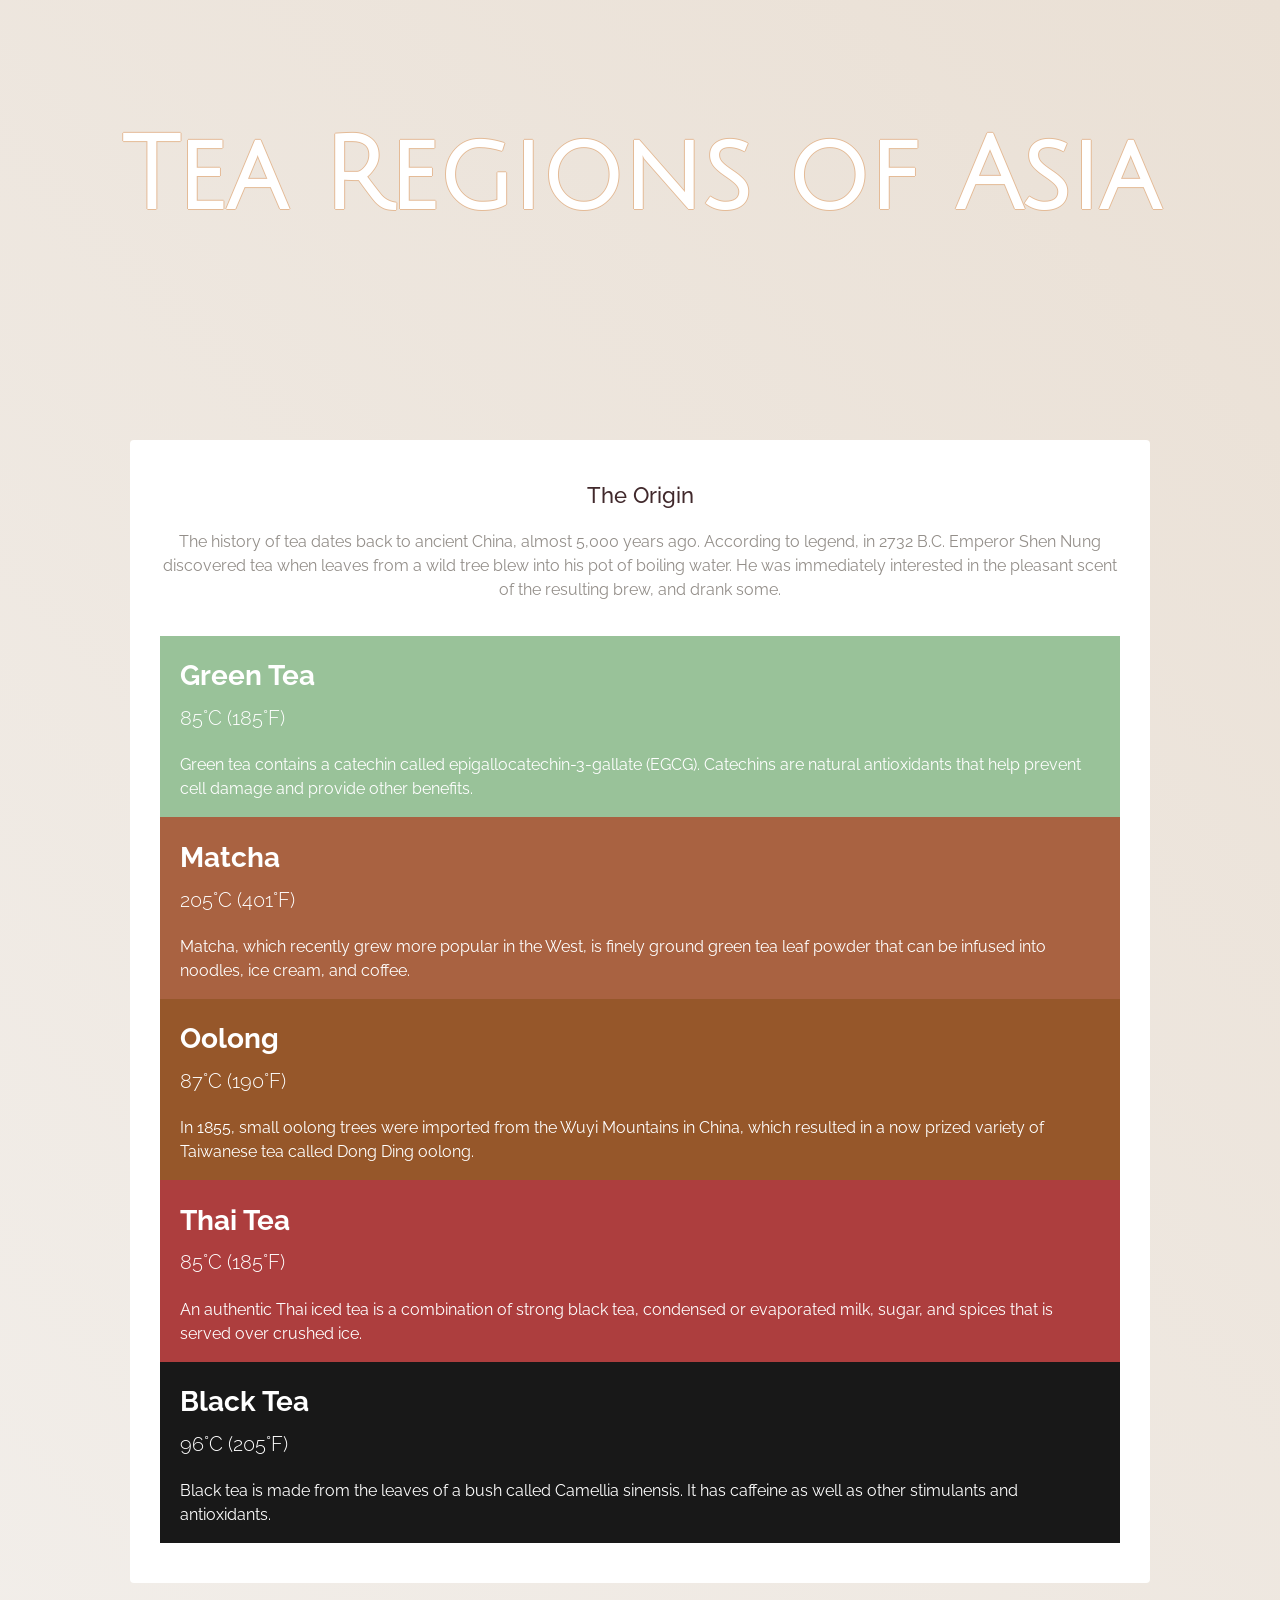
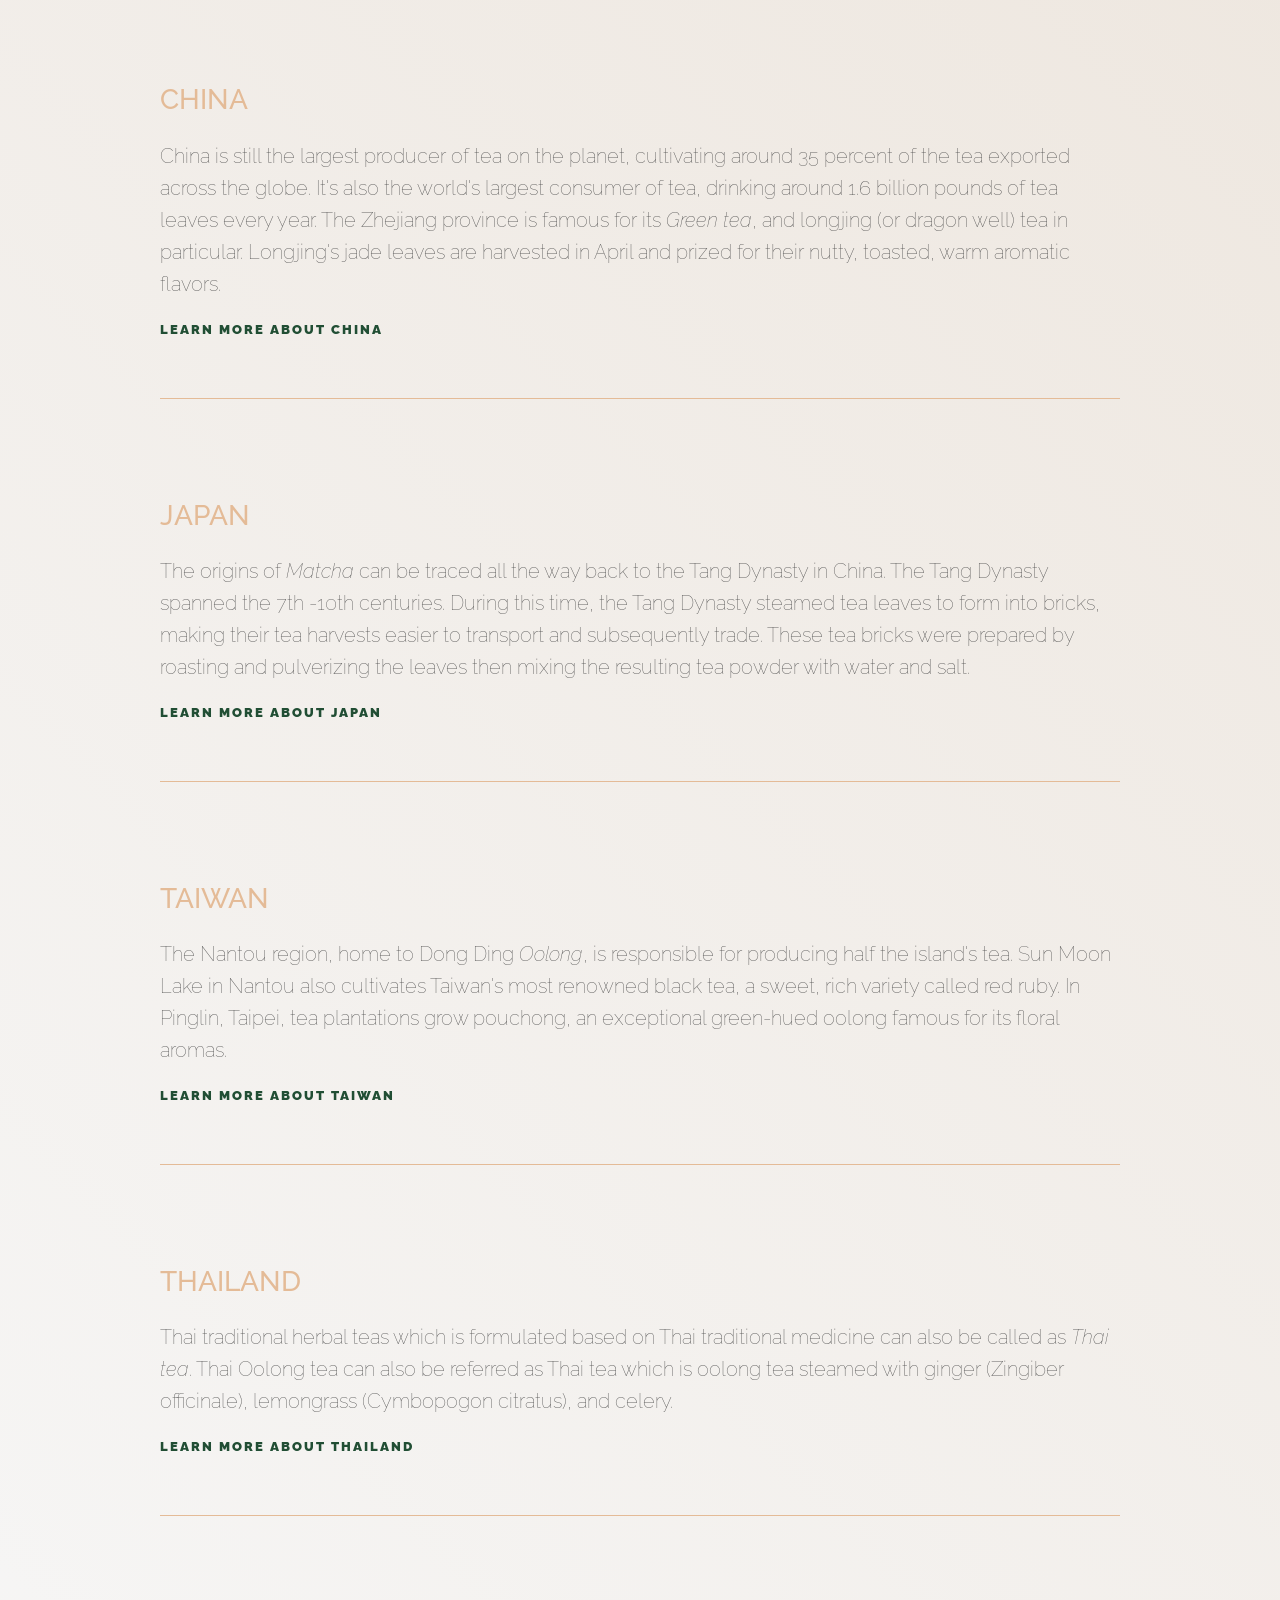
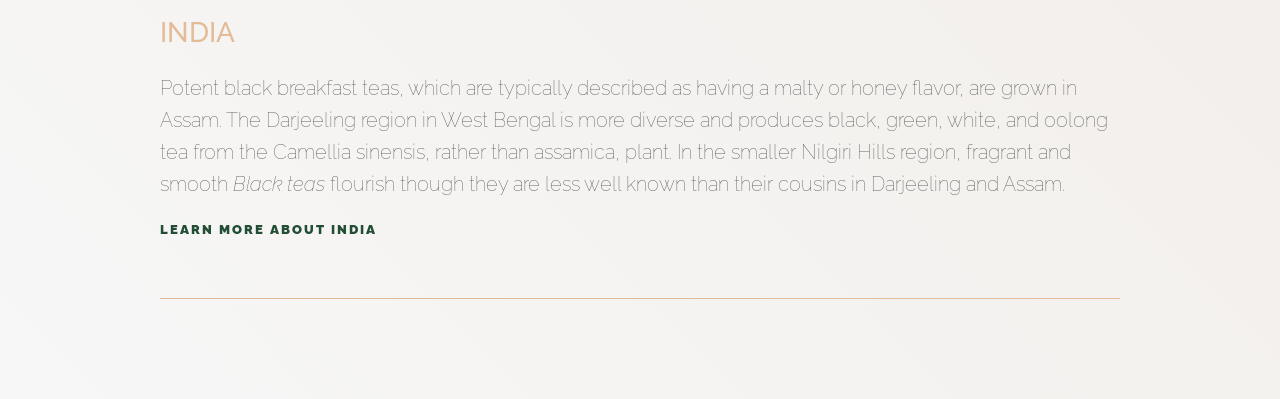
<file: index.html>
<!DOCTYPE html>
<html>
<head>
  <title>Tea - By Region</title>
  <link href='https://fonts.googleapis.com/css?family=Covered+By+Your+Grace|Raleway:100,500,600,800' rel='stylesheet'>
  <link href="https://fonts.googleapis.com/css2?family=Julius+Sans+One&family=Nothing+You+Could+Do&display=swap" rel="stylesheet">
  <link href="https://fonts.googleapis.com/css2?family=Julius+Sans+One&family=Nothing+You+Could+Do&display=swap" rel="stylesheet">
  <link rel='stylesheet' href='./style.css'>
</head>
<body>

  <div class='header'>
    <h1>Tea Regions of Asia</h1>
  </div>

  <div class='origin'>
    <h3>The Origin</h3>
    <p>The history of tea dates back to ancient China, almost 5,000 years ago. According to legend, in 2732 B.C. 
      Emperor Shen Nung discovered tea when leaves from a wild tree blew 
      into his pot of boiling water. He was immediately interested in the pleasant scent of the resulting brew, and drank some.
    </p>
  <br>
      <div class='spectrum'>
        <div class='green'>
          <h4>Green Tea</h4>
          <h5>85&degC (185&degF)</h5>
          <p>Green tea contains a catechin called epigallocatechin-3-gallate (EGCG). Catechins are natural antioxidants that help prevent cell damage and provide other benefits.</p>
        </div>
        <div class='matcha'>
          <h4>Matcha</h4>
          <h5>205&degC (401&degF)</h5>
          <p>Matcha, which recently grew more popular in the West, is finely ground green tea leaf powder that can be infused into noodles, ice cream, and coffee.</p>
        </div>
        <div class='oolong'>
          <h4>Oolong</h4>
          <h5>87&degC (190&degF)</h5>
          <p>In 1855, small oolong trees were imported from the Wuyi Mountains in China, which resulted in a now prized variety of Taiwanese tea called Dong Ding oolong.</p>
        </div>
        <div class='thai'>
          <h4>Thai Tea</h4>
          <h5>85&degC (185&degF)</h5>
          <p>An authentic Thai iced tea is a combination of strong black tea, condensed or evaporated milk, sugar, and spices that is served over crushed ice.</p>
        </div>
        <div class='black-tea'>
          <h4>Black Tea</h4>
          <h5>96&degC (205&degF)</h5>
          <p>Black tea is made from the leaves of a bush called Camellia sinensis. It has caffeine as well as other stimulants and antioxidants.</p>
        </div>
      </div>
  </div>

  <ul>
    <li>
      <h2>China</h2>
      <p>China is still the largest producer of tea on the planet, cultivating around 35 percent of the tea exported across the globe. 
        It's also the world's largest consumer of tea, drinking around 1.6 billion pounds of tea leaves every year. The Zhejiang province is famous for its <em>Green tea</em>, and longjing (or dragon well) tea in particular. 
        Longjing's jade leaves are harvested in April and prized for their nutty, toasted, warm aromatic flavors. </p>
      <a href="https://en.wikipedia.org/wiki/Chinese_tea_culture" target="_blank">Learn More about China</a>
    </li>
    <li>
      <h2>Japan</h2>
      <p>The origins of <em>Matcha</em> can be traced all the way back to the Tang Dynasty in China. The Tang Dynasty spanned the 7th 
        -10th centuries. During this time, the Tang Dynasty steamed tea leaves to form into bricks, making their tea harvests easier to transport and subsequently trade. 
        These tea bricks were prepared by roasting and pulverizing the leaves then mixing the resulting tea powder with water and salt.</p>
      <a href="https://en.wikipedia.org/wiki/History_of_tea_in_Japan" target="_blank">Learn More about Japan</a>
    </li>
    <li>
      <h2>Taiwan</h2>
      <p>The Nantou region, home to Dong Ding <em>Oolong</em>, is responsible for producing half the 
        island's tea. Sun Moon Lake in Nantou also cultivates Taiwan's most renowned black tea, a sweet, rich variety called red ruby. In Pinglin, Taipei, tea plantations grow pouchong, an exceptional green-hued oolong famous for its floral aromas.</p>
        <a href="https://en.wikipedia.org/wiki/Taiwanese_tea_culture" target="_blank">Learn More about Taiwan</a>
    </li>
    <li>
      <h2>Thailand</h2>
      <p>Thai traditional herbal teas which is formulated based on Thai traditional medicine can also be called as <em>Thai tea</em>. Thai Oolong tea can also be referred as 
        Thai tea which is oolong tea steamed with ginger (Zingiber officinale), lemongrass (Cymbopogon citratus), and celery.</p>
        <a href="https://www.academia.edu/424778/Development_of_the_tea_industry_in_Thailand" target="_blank">Learn More about Thailand</a>
    </li>
    <li>
      <h2>India</h2>
      <p>Potent black breakfast teas, which are typically described as having a malty or honey flavor, are grown in Assam. The Darjeeling region in West Bengal is more diverse and produces black, green, white, and oolong tea from the Camellia sinensis, rather than assamica, plant. In the smaller Nilgiri Hills region, fragrant 
          and smooth <em>Black teas</em> flourish though they are less well known than their cousins in Darjeeling and Assam.</p>
      <a href="https://en.wikipedia.org/wiki/Indian_tea_culture" target="_blank">Learn More about India</a>
    </li>
  </ul>
  
</body>
</html>
</file>
<file: style.css>
body {
    padding: 0;
    margin: 0;
    background: #F7F7F7;
    /* Old browsers */
    background: -moz-linear-gradient(45deg, #F7F7F7 0%, #EAE0D5 100%);
    /* FF3.6-15 */
    background: -webkit-linear-gradient(45deg, #F7F7F7 0%, #EAE0D5 100%);
    /* Chrome10-25,Safari5.1-6 */
    background: linear-gradient(45deg, #F7F7F7 0%, #EAE0D5 100%);
  }
  
  /** Header styles **/
  .header {
    background-image: url(https://images.unsplash.com/photo-1571934811356-5cc061b6821f?ixlib=rb-1.2.1&ixid=MnwxMjA3fDB8MHxwaG90by1wYWdlfHx8fGVufDB8fHx8&auto=format&fit=crop&w=867&q=80);
    height: 400px;
    background-position: center center;
    resize:none;  }
  
  
  .origin {
    margin: 40px auto;
    padding: 20px 30px 40px 30px;
    background-color: #FFFFFF;
    overflow: auto;
    width: 75%;
    border-radius: 4px;
    align-self: center;
  }
  
  .origin p {
    color: #938E89;
    text-align: center;
    line-height: 24px;
    font-family: 'Raleway', sans-serif;
    font-size: 16px;
    font-weight: 400;
  }
  
  .spectrum div {
    font: inherit;
    padding: 0 20px;
    color: #FFFFFF;
    overflow: auto;
    opacity: 0.9;
  }
  
  .spectrum p {
    color: #FFFFFF;
    text-align: left;
  }
  
  /* Roast types */
  .green {
    background-color: darkseagreen;
  }
  
  .matcha {
    background-color: sienna;
  }
  
  .oolong {
    background-color: saddlebrown;
  }
  
  .thai {
    background-color: brown;
  }
  
  .black-tea {
    background-color: black;
  }
  
  /* Typography */
  h1 {
    color: white;
    font-family: 'Julius Sans One', sans-serif;
    font-size: 100px;
    line-height: 76px;
    margin: 0;
    position: relative;
    text-align: center;
    top: 35%;
    text-shadow: -1px 0 #E4BB97, 0 1px #E4BB97, 1px 0 #E4BB97, 0 -1px #E4BB97;
  }
  
  h2 {
    color: #E4BB97;
    font-family: 'Raleway', sans-serif;
    font-size: 28px;
    font-weight: 500;
    text-align: left;
    text-transform: uppercase;
  }
  
  h3 {
    color: #41292C;
    font-family: 'Raleway', sans-serif;
    font-size: 22px;
    font-weight: 500;
    text-align: center;
  }
  
  h4 {
    font-family: 'Raleway', sans-serif;
    font-size: 28px;
    font-weight: 700;
    line-height: .2em;
  }
  
  h5 {
    font-family: 'Raleway', sans-serif;
    font-size: 20px;
    line-height: .2em;
    font-weight: 300;
  }
  
  /* Page elements */
  ul {
    margin: 0 auto;
    padding: 0;
    width: 75%;
  }
  
  li {
    border-bottom: 1px solid #E4BB97;
    list-style: none;
    margin: 100px 0px;
    padding-bottom: 60px;
  }
  
  p {
    color: #444444;
    line-height: 32px;
    font-family: 'Raleway', sans-serif;
    font-size: 20px;
    font-weight: 100;
  }
  
  a {
    color: #214E34;
    font-family: 'Raleway', sans-serif;
    font-size: 13px;
    font-weight: 900;
    text-align: left;
    text-transform: uppercase;
    text-decoration: none;
    letter-spacing: 2px;
  }
</file>
